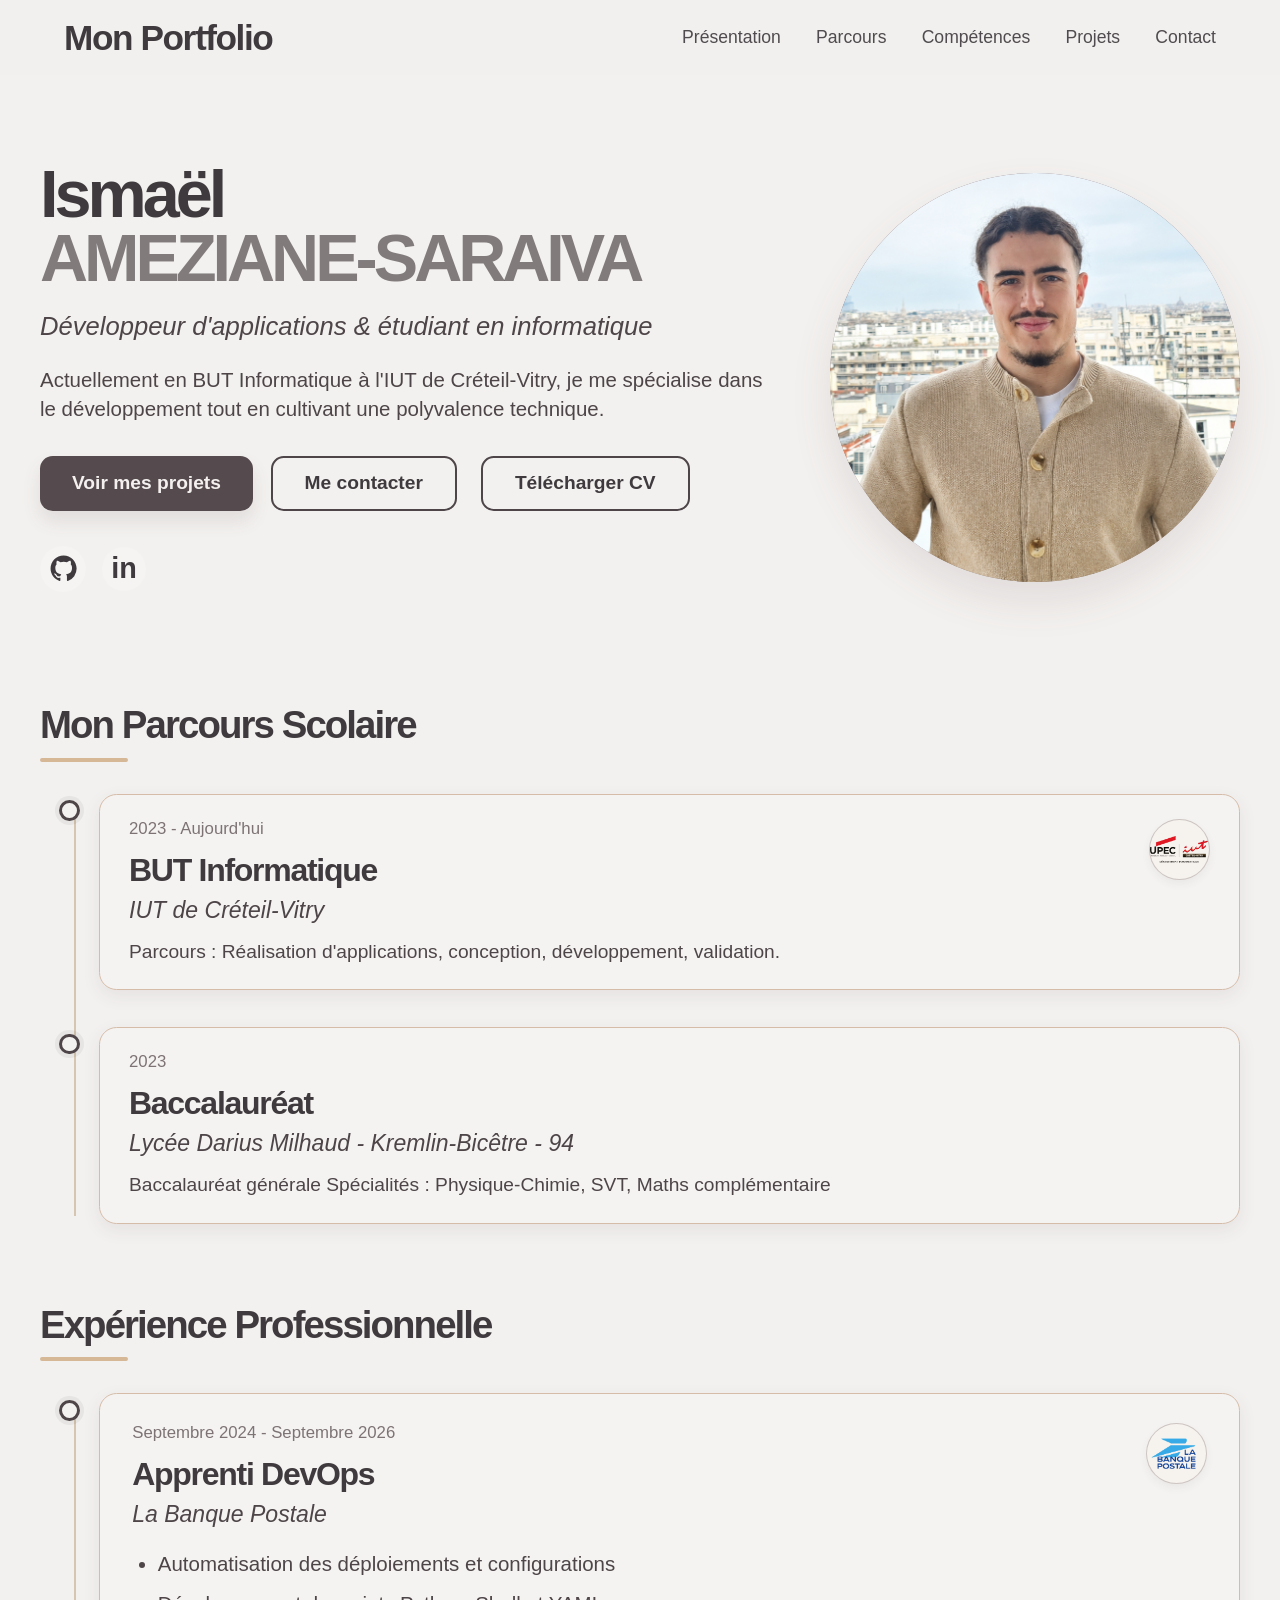
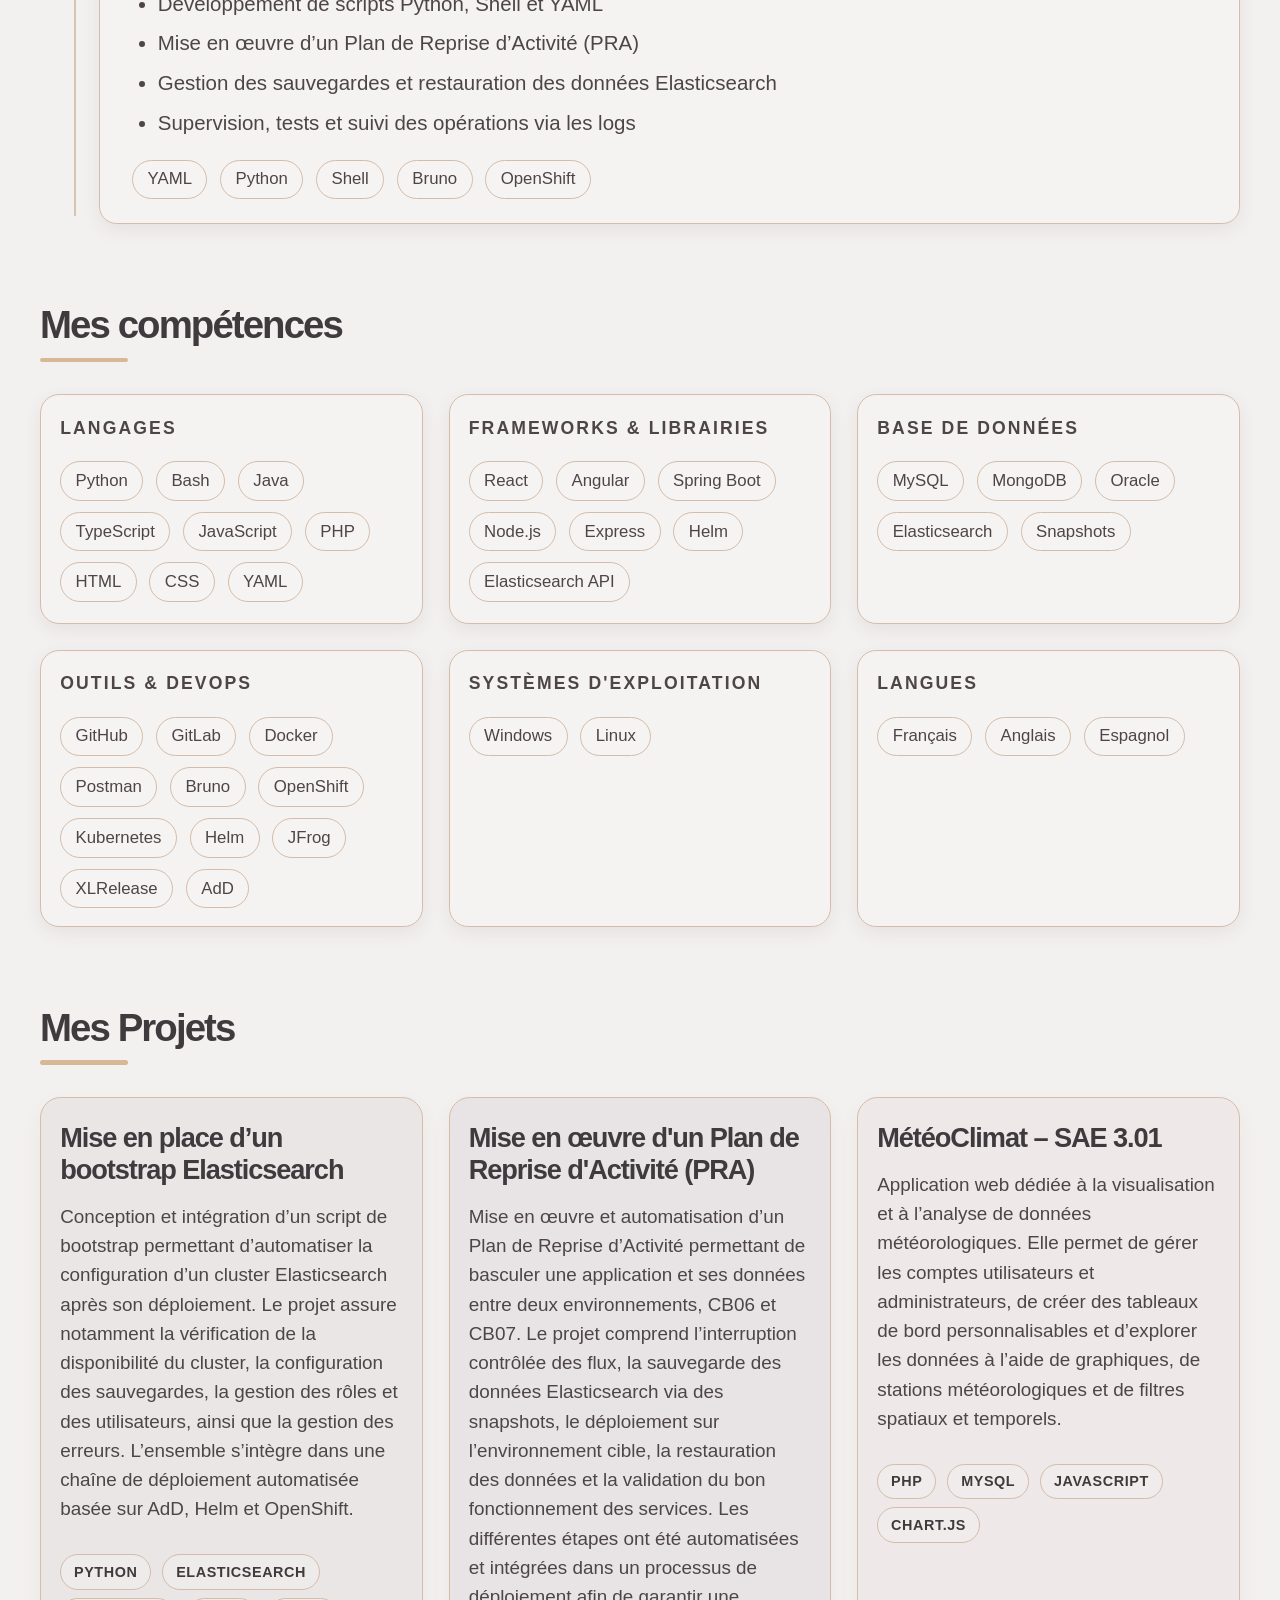
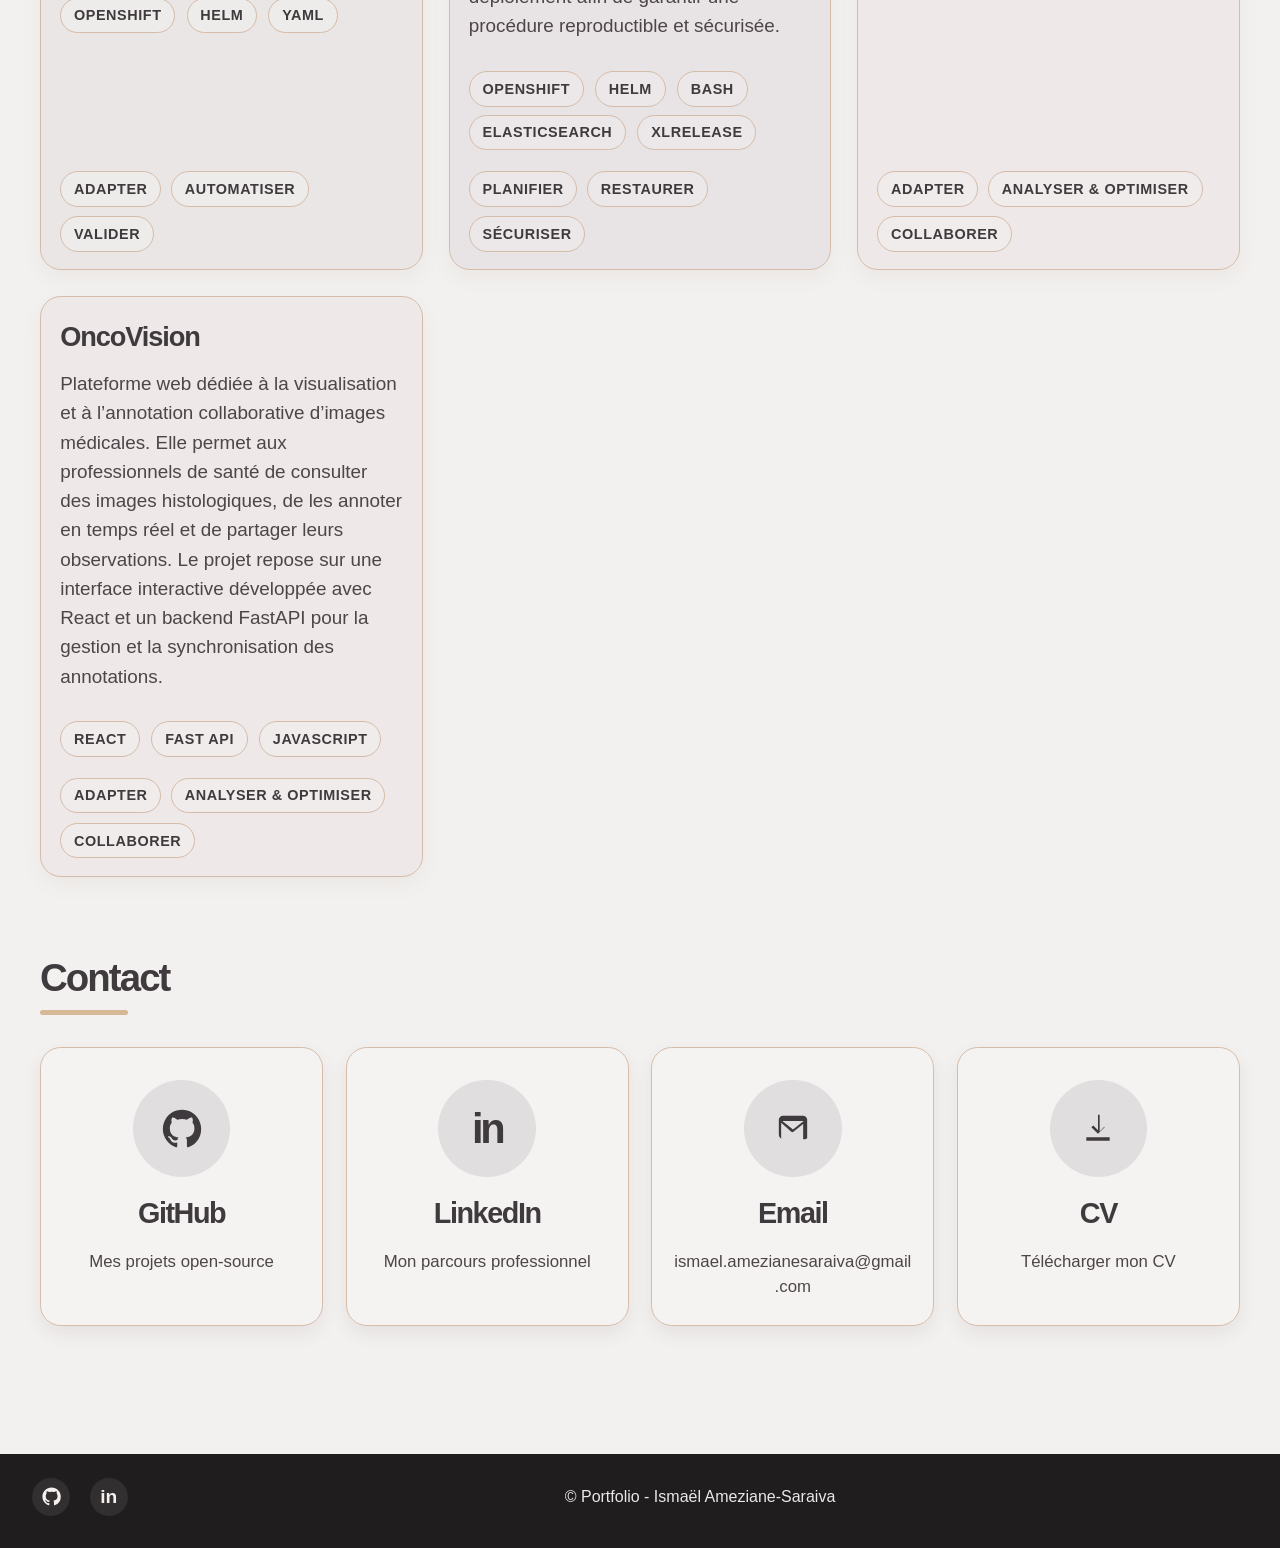
<file: index.html>
<!DOCTYPE html>
<html lang="fr">
	<head>
		<meta charset="UTF-8">
        <meta name="viewport" content="width=device-width, initial-scale=1.0">
        <title>Portfolio - Ismaël Ameziane-Saraiva</title>
        <link rel="stylesheet" type="text/css" href="css/style.css">
    </head>

    <body>
        <header class="topbar">
            <div class="logo">Mon Portfolio</div>

            <nav>
                <a href="#presentation">Présentation</a>
                <a href="#parcours">Parcours</a>
                <a href="#competences">Compétences</a>
                <a href="#projets">Projets</a>
                <a href="#contact">Contact</a>
            </nav>
        </header>

        <main class="page-shell">
            <section id="presentation" class="hero-section">
                <div class="hero-copy">
                    <h1>Ismaël <span>AMEZIANE-SARAIVA</span></h1>
                    <p class="subtitle">Développeur d'applications &amp; étudiant en informatique</p>
                    <p class="intro">
                        Actuellement en BUT Informatique à l'IUT de Créteil-Vitry, je me spécialise dans le développement tout en cultivant une polyvalence technique.
                    </p>

                    <div class="cta-row">
                        <a href="#projets" class="btn btn-primary">Voir mes projets</a>
                        <a href="#contact" class="btn btn-secondary">Me contacter</a>
                        <a href="assets/Ameziane-Saraiva_CV.pdf" class="btn btn-secondary" download> Télécharger CV </a>
                    </div>

                    <div class="social-row">
                        <a href="https://github.com/Ismael-Ameziane" target="_blank" aria-label="GitHub" class="social-link github-link">
                            <svg viewBox="0 0 24 24" aria-hidden="true" focusable="false">
                                <path d="M12 .5C5.65.5.5 5.65.5 12c0 5.09 3.29 9.4 7.86 10.92.58.11.79-.25.79-.56v-2.2c-3.2.7-3.87-1.36-3.87-1.36-.52-1.33-1.28-1.68-1.28-1.68-1.05-.72.08-.7.08-.7 1.16.08 1.77 1.2 1.77 1.2 1.03 1.77 2.7 1.26 3.36.96.1-.75.4-1.26.73-1.55-2.55-.29-5.24-1.28-5.24-5.7 0-1.26.45-2.29 1.19-3.09-.12-.29-.52-1.46.11-3.04 0 0 .97-.31 3.18 1.18a11.08 11.08 0 0 1 5.8 0c2.2-1.49 3.17-1.18 3.17-1.18.64 1.58.24 2.75.12 3.04.75.8 1.18 1.83 1.18 3.09 0 4.43-2.7 5.4-5.27 5.69.41.36.78 1.07.78 2.16v3.2c0 .31.21.67.8.56A11.5 11.5 0 0 0 23.5 12C23.5 5.65 18.35.5 12 .5Z" fill="currentColor"/>
                            </svg>
                        </a>
                        <a href="https://linkedin.com/in/ismaël-ameziane-saraiva-37625a2b8" target="_blank" aria-label="LinkedIn" class="social-link">
                            <span class="linkedin-text">in</span>
                        </a>
                    </div>
                </div>

                <div class="hero-visual" aria-label="Photo de profil">
                    <div class="avatar-circle">
                        <img src="assets/isma_photo-pro.png" alt="Ismaël Ameziane-Saraiva" />
                    </div>
                </div>
            </section>

            <section id="parcours" class="section parcours-section">
                <div class="section-header">
                    <h2>Mon Parcours Scolaire</h2>
                    <span class="title-line"></span>
                </div>

                <div class="timeline">
                    <div class="timeline-item">
                        <div class="timeline-marker"></div>
                        <div class="timeline-card">
                            <div class="timeline-header-row">
                                <div>
                                    <div class="timeline-date">2023 - Aujourd'hui</div>
                                    <h3>BUT Informatique</h3>
                                    <p class="school">IUT de Créteil-Vitry</p>
                                </div>
                                <div class="company-logo" aria-label="Université Paris-Est Créteil">
                                    <img src="assets/logo_upec.png" alt="Logo UPEC" />
                                </div>
                            </div>
                            <p class="detail">Parcours : Réalisation d'applications, conception, développement, validation.</p>
                        </div>
                    </div>

                    <div class="timeline-item">
                        <div class="timeline-marker"></div>
                        <div class="timeline-card">
                            <div class="timeline-date">2023</div>
                            <h3>Baccalauréat</h3>
                            <p class="school">Lycée Darius Milhaud - Kremlin-Bicêtre - 94</p>
                            <p class="detail"> Baccalauréat générale Spécialités : Physique-Chimie, SVT, Maths complémentaire</p>
                        </div>
                    </div>
                </div>
            </section>

            <section class="section experience-section">
                <div class="section-header">
                    <h2>Expérience Professionnelle</h2>
                    <span class="title-line"></span>
                </div>

                <div class="timeline experience-timeline">
                    <div class="timeline-item">
                        <div class="timeline-marker"></div>
                        <div class="timeline-card experience-card">
                            <div class="timeline-header-row">
                                <div>
                                    <div class="timeline-date">Septembre 2024 - Septembre 2026</div>
                                    <h3>Apprenti DevOps</h3>
                                </div>
                                <div class="company-logo" aria-label="La Banque Postale">
                                    <img src="assets/logo_lbp.png" alt="Logo La Banque Postale" />
                                </div>
                            </div>
                            <p class="school">La Banque Postale</p>

                            <ul class="experience-list">
                                <li>Automatisation des déploiements et configurations</li>
                                <li>Développement de scripts Python, Shell et YAML</li>
                                <li>Mise en œuvre d’un Plan de Reprise d’Activité (PRA)</li>
                                <li>Gestion des sauvegardes et restauration des données Elasticsearch</li>
                                <li>Supervision, tests et suivi des opérations via les logs</li>
                            </ul>

                            <div class="experience-badges">
                                <span class="chip mini-chip">YAML</span>
                                <span class="chip mini-chip">Python</span>
                                <span class="chip mini-chip">Shell</span>
                                <span class="chip mini-chip">Bruno</span>
                                <span class="chip mini-chip">OpenShift</span>
                            </div>
                        </div>
                    </div>
                </div>
            </section>

            <section id="competences" class="section competence-section">
                <div class="section-header">
                    <h2>Mes compétences</h2>
                    <span class="title-line"></span>
                </div>

                <div class="skills-grid">
                    <article class="skill-card">
                        <h3>LANGAGES</h3>
                        <div class="chips">
                            <span class="chip">Python</span>
                            <span class="chip">Bash</span>
                            <span class="chip">Java</span>
                            <span class="chip">TypeScript</span>
                            <span class="chip">JavaScript</span>
                            <span class="chip">PHP</span>
                            <span class="chip">HTML</span>
                            <span class="chip">CSS</span>
                            <span class="chip">YAML</span>
                        </div>
                    </article>

                    <article class="skill-card">
                        <h3>FRAMEWORKS &amp; LIBRAIRIES</h3>
                        <div class="chips">
                            <span class="chip">React</span>
                            <span class="chip">Angular</span>
                            <span class="chip">Spring Boot</span>
                            <span class="chip">Node.js</span>
                            <span class="chip">Express</span>
                            <span class="chip">Helm</span>
                            <span class="chip">Elasticsearch API</span>
                        </div>
                    </article>

                    <article class="skill-card">
                        <h3>BASE DE DONNÉES</h3>
                        <div class="chips">
                            <span class="chip">MySQL</span>
                            <span class="chip">MongoDB</span>
                            <span class="chip">Oracle</span>
                            <span class="chip">Elasticsearch</span>
                            <span class="chip">Snapshots</span>
                        </div>
                    </article>

                    <article class="skill-card">
                        <h3>OUTILS &amp; DEVOPS</h3>
                        <div class="chips">
                            <span class="chip">GitHub</span>
                            <span class="chip">GitLab</span>
                            <span class="chip">Docker</span>
                            <span class="chip">Postman</span>
                            <span class="chip">Bruno</span>
                            <span class="chip">OpenShift</span>
                            <span class="chip">Kubernetes</span>
                            <span class="chip">Helm</span>
                            <span class="chip">JFrog</span>
                            <span class="chip">XLRelease</span>
                            <span class="chip">AdD</span>
                        </div>
                    </article>

                    <article class="skill-card">
                        <h3>SYSTÈMES D'EXPLOITATION</h3>
                        <div class="chips">
                            <span class="chip">Windows</span>
                            <span class="chip">Linux</span>
                        </div>
                    </article>

                    <article class="skill-card">
                        <h3>LANGUES</h3>
                        <div class="chips">
                            <span class="chip">Français</span>
                            <span class="chip">Anglais</span>
                            <span class="chip">Espagnol</span>
                        </div>
                    </article>
                </div>
            </section>

            <section id="projets" class="section project-section">
                <div class="section-header">
                    <h2>Mes Projets</h2>
                    <span class="title-line"></span>
                </div>

                <div class="project-grid">
                    <article class="project-card card-lila">
                        <h3>Mise en place d’un bootstrap Elasticsearch</h3>
                        <p>Conception et intégration d’un script de bootstrap permettant d’automatiser la configuration d’un cluster Elasticsearch après son déploiement. Le projet assure notamment la vérification de la disponibilité du cluster, la configuration des sauvegardes, la gestion des rôles et des utilisateurs, ainsi que la gestion des erreurs. L’ensemble s’intègre dans une chaîne de déploiement automatisée basée sur AdD, Helm et OpenShift.</p>
                        <div class="project-tags">
                            <span>Python</span>
                            <span>Elasticsearch</span>
                            <span>OpenShift</span>
                            <span>Helm</span>
                            <span>YAML</span>
                        </div>
                        <div class="project-actions">
                            <span>ADAPTER</span>
                            <span>AUTOMATISER</span>
                            <span>VALIDER</span>
                        </div>
                    </article>

                    <article class="project-card card-mauve">
                        <h3>Mise en œuvre d'un Plan de Reprise d'Activité (PRA)</h3>
                        <p>Mise en œuvre et automatisation d’un Plan de Reprise d’Activité permettant de basculer une application et ses données entre deux environnements, CB06 et CB07. Le projet comprend l’interruption contrôlée des flux, la sauvegarde des données Elasticsearch via des snapshots, le déploiement sur l’environnement cible, la restauration des données et la validation du bon fonctionnement des services. Les différentes étapes ont été automatisées et intégrées dans un processus de déploiement afin de garantir une procédure reproductible et sécurisée.</p>
                        <div class="project-tags">
                            <span>OpenShift</span>
                            <span>Helm</span>
                            <span>Bash</span>
                            <span>Elasticsearch</span>
                            <span>XLRelease</span>
                        </div>
                        <div class="project-actions">
                            <span>PLANIFIER</span>
                            <span>RESTAURER</span>
                            <span>SÉCURISER</span>
                        </div>
                    </article>

                    <article class="project-card card-rose">
                        <h3>MétéoClimat – SAE 3.01</h3>
                        <p>Application web dédiée à la visualisation et à l’analyse de données météorologiques. Elle permet de gérer les comptes utilisateurs et administrateurs, de créer des tableaux de bord personnalisables et d’explorer les données à l’aide de graphiques, de stations météorologiques et de filtres spatiaux et temporels.</p>
                        <div class="project-tags">
                            <span>PHP</span>
                            <span>MySQL</span>
                            <span>JavaScript</span>
                            <span>Chart.js</span>
                        </div>
                        <div class="project-actions">
                            <span>ADAPTER</span>
                            <span>ANALYSER & OPTIMISER</span>
                            <span>COLLABORER</span>
                        </div>
                    </article>
                    
                    <article class="project-card card-rose">
                        <h3>OncoVision</h3>
                        <p>Plateforme web dédiée à la visualisation et à l’annotation collaborative d’images médicales. 
                            Elle permet aux professionnels de santé de consulter des images histologiques, de les annoter en temps réel et de partager leurs observations. 
                            Le projet repose sur une interface interactive développée avec React et un backend FastAPI pour la gestion et la synchronisation des annotations.</p>
                        <div class="project-tags">
                            <span>React</span>
                            <span>Fast API</span>
                            <span>JavaScript</span>
                        </div>
                        <div class="project-actions">
                            <span>ADAPTER</span>
                            <span>ANALYSER & OPTIMISER</span>
                            <span>COLLABORER</span>
                        </div>
                    </article>
                </div>
            </section>

            <section id="contact" class="section contact-section">
                <div class="section-header">
                    <h2>Contact</h2>
                    <span class="title-line"></span>
                </div>

                <div class="contact-card-box">
                    <a class="contact-card" href="https://github.com/Ismael-Ameziane" target="_blank" rel="noreferrer">
                        <div class="contact-icon contact-icon-github" aria-hidden="true">
                            <svg viewBox="0 0 24 24" focusable="false">
                                <path d="M12 .5C5.65.5.5 5.65.5 12c0 5.09 3.29 9.4 7.86 10.92.58.11.79-.25.79-.56v-2.2c-3.2.7-3.87-1.36-3.87-1.36-.52-1.33-1.28-1.68-1.28-1.68-1.05-.72.08-.7.08-.7 1.16.08 1.77 1.2 1.77 1.2 1.03 1.77 2.7 1.26 3.36.96.1-.75.4-1.26.73-1.55-2.55-.29-5.24-1.28-5.24-5.7 0-1.26.45-2.29 1.19-3.09-.12-.29-.52-1.46.11-3.04 0 0 .97-.31 3.18 1.18a11.08 11.08 0 0 1 5.8 0c2.2-1.49 3.17-1.18 3.17-1.18.64 1.58.24 2.75.12 3.04.75.8 1.18 1.83 1.18 3.09 0 4.43-2.7 5.4-5.27 5.69.41.36.78 1.07.78 2.16v3.2c0 .31.21.67.8.56A11.5 11.5 0 0 0 23.5 12C23.5 5.65 18.35.5 12 .5Z" fill="currentColor"/>
                            </svg>
                        </div>
                        <h3>GitHub</h3>
                        <p>Mes projets open-source</p>
                    </a>

                    <a class="contact-card" href="https://linkedin.com/in/ismaël-ameziane-saraiva-37625a2b8" target="_blank" rel="noreferrer">
                        <div class="contact-icon contact-icon-linkedin" aria-hidden="true">in</div>
                        <h3>LinkedIn</h3>
                        <p>Mon parcours professionnel</p>
                    </a>

                    <a class="contact-card" href="mailto:ismael.amezianesaraiva@gmail.com">
                        <div class="contact-icon contact-icon-mail" aria-hidden="true">
                            <svg viewBox="0 0 24 24" focusable="false">
                                <path d="M3.5 6.5A2.5 2.5 0 0 1 6 4h12a2.5 2.5 0 0 1 2.5 2.5v11A2.5 2.5 0 0 1 18 18H6a2.5 2.5 0 0 1-2.5-2.5v-11Zm2.1.7 6.4 5.1 6.4-5.1H5.6Zm13.4 1.1-6.76 5.39a1 1 0 0 1-1.28 0L4.9 8.3v9.2c0 .28.22.5.5.5h12.2a.5.5 0 0 0 .5-.5v-9.2Z" fill="currentColor"/>
                            </svg>
                        </div>
                        <h3>Email</h3>
                        <p>ismael.amezianesaraiva@gmail.com</p>
                    </a>

                    <a class="contact-card" href="assets/Ameziane-Saraiva_CV.pdf" target="_self" download>
                        <div class="contact-icon contact-icon-cv" aria-hidden="true">
                            <svg viewBox="0 0 24 24" focusable="false">
                                <path d="M12 3.5v9.2l-2.8-2.8L8 10.9l4 4 4-4-.2-.2-2.8 2.8V3.5h-1Zm-7 13.5h14v2H5v-2Z" fill="currentColor"/>
                            </svg>
                        </div>
                        <h3>CV</h3>
                        <p>Télécharger mon CV</p>
                    </a>
                </div>
            </section>
        </main>

        <footer class="site-footer">
            <div class="footer-left">
                <a href="https://github.com/Ismael-Ameziane" target="_blank" aria-label="GitHub" class="footer-icon">
                    <svg viewBox="0 0 24 24" aria-hidden="true" focusable="false">
                        <path d="M12 .5C5.65.5.5 5.65.5 12c0 5.09 3.29 9.4 7.86 10.92.58.11.79-.25.79-.56v-2.2c-3.2.7-3.87-1.36-3.87-1.36-.52-1.33-1.28-1.68-1.28-1.68-1.05-.72.08-.7.08-.7 1.16.08 1.77 1.2 1.77 1.2 1.03 1.77 2.7 1.26 3.36.96.1-.75.4-1.26.73-1.55-2.55-.29-5.24-1.28-5.24-5.7 0-1.26.45-2.29 1.19-3.09-.12-.29-.52-1.46.11-3.04 0 0 .97-.31 3.18 1.18a11.08 11.08 0 0 1 5.8 0c2.2-1.49 3.17-1.18 3.17-1.18.64 1.58.24 2.75.12 3.04.75.8 1.18 1.83 1.18 3.09 0 4.43-2.7 5.4-5.27 5.69.41.36.78 1.07.78 2.16v3.2c0 .31.21.67.8.56A11.5 11.5 0 0 0 23.5 12C23.5 5.65 18.35.5 12 .5Z" fill="currentColor"/>
                    </svg>
                </a>
                <a href="https://linkedin.com/in/ismaël-ameziane-saraiva-37625a2b8" target="_blank" aria-label="LinkedIn" class="footer-icon footer-linkedin">
                    in
                </a>
            </div>
            <div class="footer-center">© Portfolio - Ismaël Ameziane-Saraiva</div>
        </footer>
    </body>
</html>
</file>
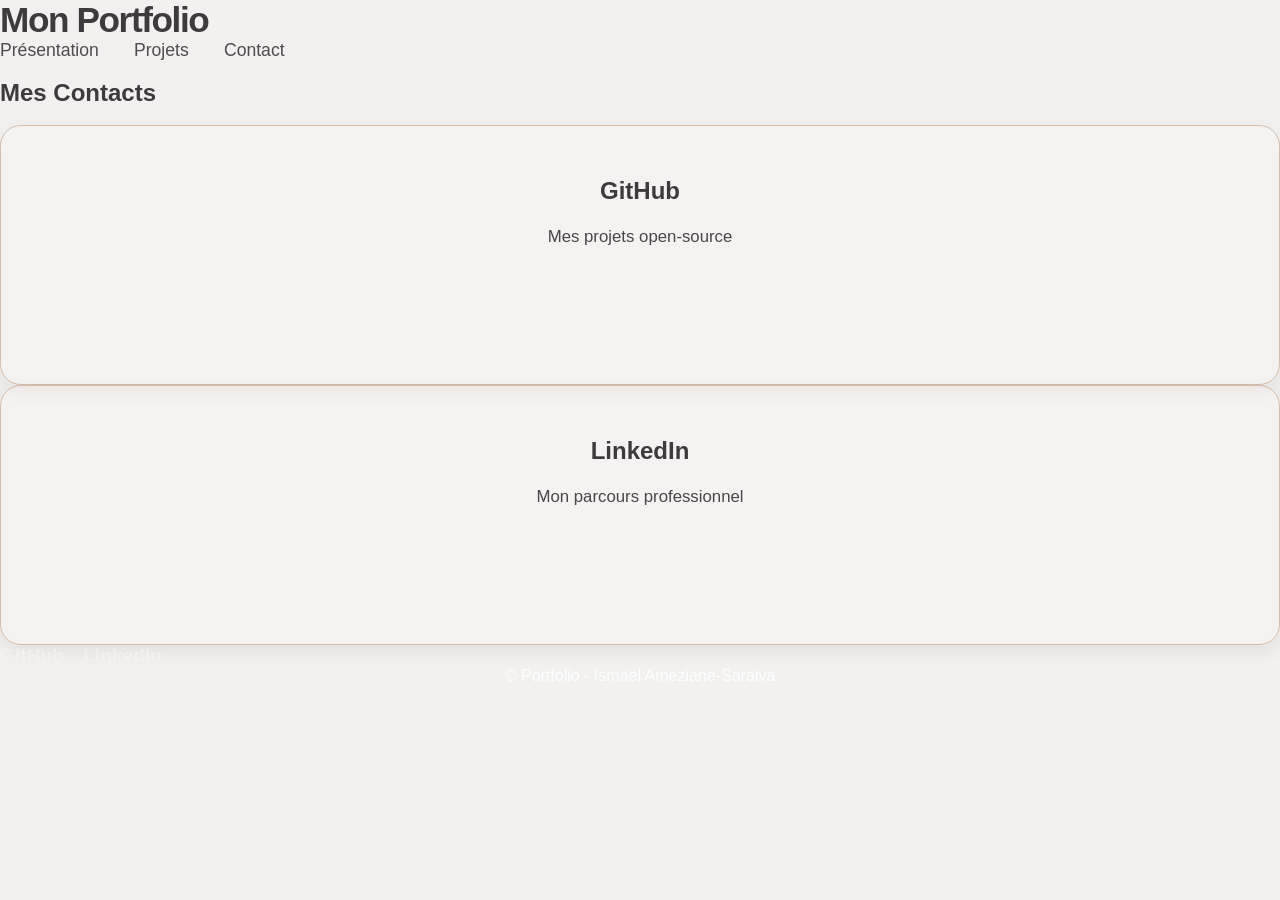
<file: contact.html>
<!DOCTYPE html>
<html lang="fr">
	<head>
		<meta charset="UTF-8">
        <meta name="viewport" content="width=device-width, initial-scale=1.0">
        <link rel="stylesheet" type="text/css" href="css/style.css">

    </head>

    <body>
        <header>
            <div class="logo">
                Mon Portfolio
            </div>

            <nav>
                <a href="index.html">Présentation</a>
                <a href="projets.html">Projets</a>
                <a href="contact.html">Contact</a>
            </nav>
         </header>
        <br> 
        <main>
            <section class="contacts">
                <h1>Mes Contacts</h1>
                <br>
                <div class="contact-grid">
                    <a href="https://github.com/Ismael-Ameziane" target="_blank" class="contact-card">
                        <div class="icon">
                            <i class="fa-brands fa-github"></i>
                        </div>
                        <h2>GitHub</h2>
                        <p>Mes projets open-source</p>
                    </a>

                    <a href="https://linkedin.com/in/ismaël-ameziane-saraiva-37625a2b8" target="_blank" class="contact-card">
                        <div class="icon">
                            <i class="fa-brands fa-linkedin"></i>
                        </div>
                        <h2>LinkedIn</h2>
                        <p>Mon parcours professionnel</p>
                    </a>
                </div>
            </section>
        </main>


        <footer>

            <div class="footer-left">
                <a href="https://github.com/Ismael-Ameziane" target="_blank">
                    GitHub
                </a>
                <a href="https://linkedin.com/in/ismaël-ameziane-saraiva-37625a2b8" target="_blank">
                    LinkedIn
                </a>
            </div>

            <div class="footer-center">
                © Portfolio - Ismaël Ameziane-Saraiva
            </div>

        </footer>

    </body>
</html>
</file>
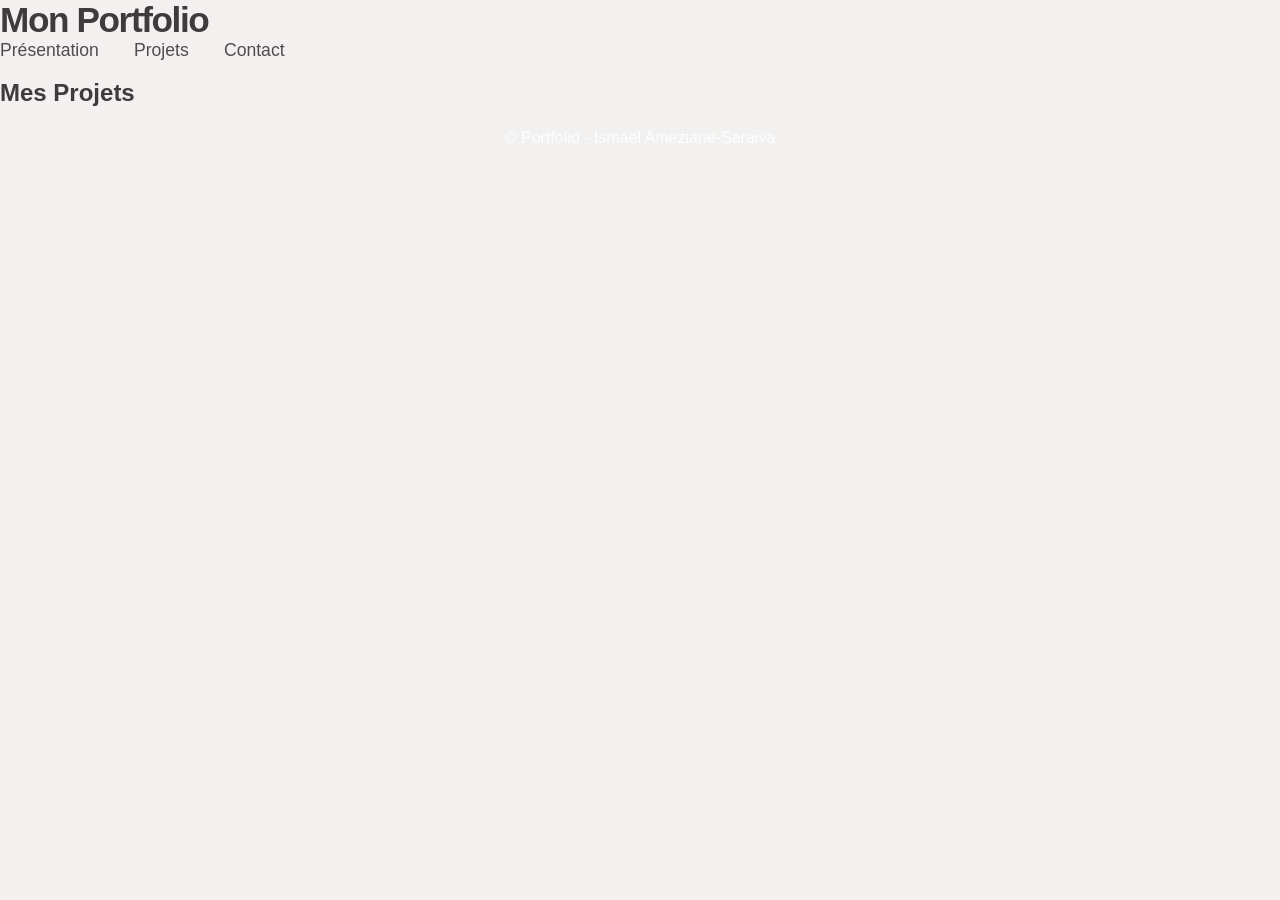
<file: projets.html>
<!DOCTYPE html>
<html lang="fr">
	<head>
		<meta charset="UTF-8">
        <meta name="viewport" content="width=device-width, initial-scale=1.0">
        <link rel="stylesheet" type="text/css" href="css/style.css">
    </head>

    <body>
        <header>
            <div class="logo">
                Mon Portfolio
            </div>

            <nav>
                <a href="index.html">Présentation</a>
                <a href="projets.html">Projets</a>
                <a href="contact.html">Contact</a>
            </nav>
         </header>
        <br> 
        <main>
            <section class="projects">
                <h1>Mes Projets</h1>
                <div class="projects-grid">

                    <!-- Cartes projets à ajouter plus tard -->

                </div>
            </section>
        </main>


        <footer>
            <div class="footer-left">
                <a href="https://github.com/Ismael-Ameziane" target="_blank">
                    GitHub
                </a>

                <a href="https://linkedin.com/in/ismaël-ameziane-saraiva-37625a2b8" target="_blank">
                    LinkedIn
                </a>
            </div>

            <div class="footer-center">
                © Portfolio - Ismaël Ameziane-Saraiva
            </div>
        </footer>
    </body>
</html>
</file>
<file: css/style.css>
* {
    margin: 0;
    padding: 0;
    box-sizing: border-box;
}

:root {
    --bg: #f3f1ef;
    --panel: #f7f3f1;
    --panel-soft: #f0eceb;
    --card-line: #d5bca8;
    --text: #3f3a3d;
    --muted: #7d7375;
    --accent: #d6b796;
    --accent-strong: #b98f67;
    --dark: #4d4548;
    --button: #554a4d;
    --button-hover: #433a3d;
    --shadow: rgba(70, 56, 60, 0.08);
    --timeline: #d6c5b0;
}

html {
    scroll-behavior: smooth;
}

body {
    background: var(--bg);
    color: var(--text);
    font-family: "Segoe UI", Tahoma, Geneva, Verdana, sans-serif;
}

img {
    max-width: 100%;
    display: block;
}

button, a {
    font: inherit;
}

.topbar {
    display: flex;
    justify-content: space-between;
    align-items: center;
    padding: 1.1rem 4rem;
    background: rgba(243, 241, 239, 0.8);
}

.logo {
    font-size: 2.2rem;
    font-weight: 700;
    letter-spacing: -0.04em;
    color: var(--text);
}

nav {
    display: flex;
    gap: 2.2rem;
    align-items: center;
}

nav a {
    text-decoration: none;
    color: var(--text);
    font-size: 1.1rem;
    font-weight: 500;
    opacity: 0.9;
}

.page-shell {
    width: min(1280px, calc(100% - 5rem));
    margin: 0 auto;
    padding: 1.5rem 0 3rem;
}

.hero-section {
    display: flex;
    align-items: center;
    justify-content: space-between;
    gap: 2rem;
    padding: 4rem 0 2rem;
}

.hero-copy {
    flex: 1;
    padding-right: 2rem;
}

.hero-copy h1 {
    font-size: clamp(3.2rem, 5.2vw, 7rem);
    line-height: 0.96;
    margin-bottom: 1.3rem;
    letter-spacing: -0.06em;
    font-weight: 700;
    color: var(--text);
}

.hero-copy h1 span {
    display: block;
    color: rgba(80, 73, 76, 0.7);
    font-weight: 700;
}

.subtitle {
    font-size: clamp(1.5rem, 2vw, 2.1rem);
    font-weight: 400;
    font-style: italic;
    color: var(--dark);
    margin-bottom: 1.5rem;
}

.intro {
    max-width: 52rem;
    font-size: clamp(1.2rem, 1.6vw, 1.7rem);
    line-height: 1.45;
    color: var(--dark);
    margin-bottom: 2rem;
}

.cta-row {
    display: flex;
    flex-wrap: wrap;
    gap: 1.1rem;
    margin-bottom: 2.2rem;
}

.btn {
    display: inline-flex;
    align-items: center;
    justify-content: center;
    min-height: 3.4rem;
    padding: 0.8rem 2rem;
    border-radius: 0.8rem;
    text-decoration: none;
    font-size: 1.2rem;
    font-weight: 600;
    transition: all 0.2s ease;
}

.btn-primary {
    background: var(--button);
    color: #f3f0ef;
    box-shadow: 0 10px 18px rgba(93, 76, 82, 0.12);
}

.btn-primary:hover {
    background: var(--button-hover);
}

.btn-secondary {
    border: 2px solid var(--dark);
    color: var(--text);
    background: transparent;
}

.btn-secondary:hover {
    background: rgba(79, 71, 74, 0.04);
}

.cta-row .btn:nth-child(3) {
    margin-left: 0.4rem;
}

.social-row {
    display: flex;
    align-items: center;
    gap: 1rem;
    margin-top: 1rem;
}

.social-link {
    display: inline-flex;
    align-items: center;
    justify-content: center;
    width: 2.7rem;
    height: 2.7rem;
    border-radius: 50%;
    font-size: 1.7rem;
    font-weight: 700;
    text-decoration: none;
    color: var(--text);
    background: rgba(255, 255, 255, 0.18);
}

.github-link {
    width: 2.9rem;
    height: 2.9rem;
}

.github-link svg {
    width: 1.7rem;
    height: 1.7rem;
    display: block;
}

.linkedin-text {
    font-size: 1.8rem;
    line-height: 1;
    transform: translateY(-0.08rem);
}

.hero-visual {
    display: flex;
    justify-content: center;
    align-items: center;
    min-width: 330px;
}

.avatar-circle {
    width: min(32vw, 420px);
    aspect-ratio: 1;
    border-radius: 50%;
    background: linear-gradient(135deg, #6f5d67 0%, #a48f8b 100%);
    display: flex;
    align-items: center;
    justify-content: center;
    overflow: hidden;
    box-shadow: 0 20px 40px rgba(100, 75, 80, 0.12);
}

.avatar-circle img {
    width: 100%;
    height: 100%;
    object-fit: cover;
    object-position: center;
    display: block;
}

.section {
    margin-top: 4rem;
    padding-top: 1rem;
}

.section-header {
    margin-bottom: 2rem;
}

.section-header h2 {
    font-size: clamp(2.2rem, 3vw, 4rem);
    font-weight: 700;
    color: var(--text);
    line-height: 1.1;
    letter-spacing: -0.05em;
    margin-bottom: 0.7rem;
}

.title-line {
    display: block;
    width: 5.5rem;
    height: 0.28rem;
    background: var(--accent);
    border-radius: 999px;
}

.timeline {
    position: relative;
    margin-left: 1.5rem;
    padding-left: 2.2rem;
}

.timeline::before {
    content: "";
    position: absolute;
    left: 0.6rem;
    top: 0.5rem;
    bottom: 0.5rem;
    width: 2px;
    background: var(--timeline);
}

.timeline-item {
    position: relative;
    padding-bottom: 2.3rem;
}

.timeline-item:last-child {
    padding-bottom: 0;
}

.timeline-marker {
    position: absolute;
    left: -2.5rem;
    top: 0.4rem;
    width: 1.3rem;
    height: 1.3rem;
    border-radius: 50%;
    background: var(--bg);
    border: 3px solid var(--dark);
    box-shadow: 0 0 0 4px rgba(95, 86, 90, 0.08);
}

.timeline-card {
    background: rgba(255, 255, 255, 0.16);
    border: 1px solid var(--card-line);
    border-radius: 1.1rem;
    padding: 1.5rem 1.8rem 1.4rem;
    max-width: 100%;
    box-shadow: 0 6px 18px var(--shadow);
}

.timeline-date {
    font-size: 1.05rem;
    color: var(--muted);
    margin-bottom: 0.8rem;
}

.timeline-card h3 {
    font-size: clamp(1.7rem, 2.5vw, 2.7rem);
    font-weight: 700;
    letter-spacing: -0.04em;
    margin-bottom: 0.5rem;
    color: var(--text);
}

.school {
    font-size: clamp(1.2rem, 1.8vw, 1.8rem);
    font-style: italic;
    color: var(--dark);
    margin-bottom: 0.9rem;
}

.detail {
    font-size: clamp(1.1rem, 1.5vw, 1.5rem);
    line-height: 1.5;
    color: var(--dark);
}

.experience-card {
    padding: 1.8rem 2rem 1.5rem;
}

.timeline-header-row {
    display: flex;
    align-items: flex-start;
    justify-content: space-between;
    gap: 1rem;
}

.company-logo {
    width: 3.8rem;
    height: 3.8rem;
    border-radius: 50%;
    background: #f6f2ee;
    border: 1px solid rgba(111, 94, 89, 0.3);
    display: flex;
    align-items: center;
    justify-content: center;
    overflow: hidden;
    flex-shrink: 0;
    box-shadow: 0 4px 8px rgba(75, 64, 68, 0.06);
}

.company-logo img {
    width: 100%;
    height: 100%;
    object-fit: contain;
    display: block;
}

.experience-list {
    list-style: disc;
    padding-left: 1.6rem;
    margin: 1.2rem 0 1.2rem;
    color: var(--dark);
    font-size: clamp(1.12rem, 1.6vw, 1.45rem);
    line-height: 1.7;
}

.experience-list li {
    margin-bottom: 0.3rem;
}

.experience-badges {
    display: flex;
    gap: 0.8rem;
    flex-wrap: wrap;
    margin-top: 0.7rem;
}

.mini-chip {
    padding: 0.5rem 0.9rem;
    border-radius: 999px;
    border: 1px solid var(--card-line);
    background: rgba(255, 255, 255, 0.08);
    font-size: 1rem;
}

.skills-grid {
    display: grid;
    grid-template-columns: repeat(3, minmax(240px, 1fr));
    gap: 1.6rem;
}

.skill-card {
    background: rgba(255, 255, 255, 0.12);
    border: 1px solid var(--card-line);
    border-radius: 1.2rem;
    padding: 1.4rem 1.2rem 1.1rem;
    min-height: 230px;
    box-shadow: 0 6px 18px var(--shadow);
}

.skill-card h3 {
    color: var(--dark);
    font-size: 1.1rem;
    letter-spacing: 0.12em;
    font-weight: 700;
    margin-bottom: 1.4rem;
    text-transform: uppercase;
}

.chips {
    display: flex;
    flex-wrap: wrap;
    gap: 0.7rem 0.8rem;
}

.chip {
    display: inline-flex;
    align-items: center;
    justify-content: center;
    padding: 0.55rem 0.9rem;
    border-radius: 999px;
    border: 1.5px solid var(--card-line);
    background: rgba(255, 255, 255, 0.1);
    color: var(--dark);
    font-size: 1.05rem;
    font-weight: 500;
}

.project-grid {
    display: grid;
    grid-template-columns: repeat(3, minmax(220px, 1fr));
    gap: 1.6rem;
    margin-top: 1rem;
}

.project-card {
    min-height: 450px;
    border-radius: 1.3rem;
    border: 1px solid var(--card-line);
    padding: 1.5rem 1.2rem 1.1rem;
    display: flex;
    flex-direction: column;
    justify-content: space-between;
    box-shadow: 0 8px 20px rgba(96, 78, 84, 0.06);
}

.card-lila {
    background: rgba(175, 160, 177, 0.14);
}

.card-mauve {
    background: rgba(146, 126, 144, 0.12);
}

.card-rose {
    background: rgba(209, 180, 187, 0.15);
}

.project-card h3 {
    font-size: clamp(1.7rem, 2vw, 2.3rem);
    font-weight: 700;
    letter-spacing: -0.04em;
    color: var(--text);
    margin-bottom: 1rem;
}

.project-card p {
    font-size: 1.18rem;
    line-height: 1.55;
    color: var(--dark);
    margin-bottom: 1.1rem;
}

.project-tags {
    display: flex;
    flex-wrap: wrap;
    gap: 0.5rem 0.7rem;
    margin-top: 0.8rem;
    margin-bottom: 1.3rem;
}

.project-tags span,
.project-actions span {
    display: inline-flex;
    align-items: center;
    justify-content: center;
    padding: 0.55rem 0.8rem;
    border: 1px solid var(--card-line);
    border-radius: 999px;
    background: rgba(255, 255, 255, 0.18);
    color: var(--text);
    font-size: 0.9rem;
    font-weight: 600;
    letter-spacing: 0.04em;
    text-transform: uppercase;
}

.project-actions {
    display: flex;
    gap: 0.6rem;
    flex-wrap: wrap;
    margin-top: auto;
}

.contact-section {
    margin-bottom: 2rem;
}

.contact-card-box {
    display: grid;
    grid-template-columns: repeat(4, minmax(180px, 1fr));
    gap: 1.4rem;
}

.contact-card {
    display: flex;
    flex-direction: column;
    align-items: center;
    justify-content: flex-start;
    gap: 1.2rem;
    min-height: 260px;
    padding: 2rem 1.3rem 1.6rem;
    border-radius: 1.3rem;
    background: rgba(255, 255, 255, 0.16);
    border: 1px solid var(--card-line);
    box-shadow: 0 8px 18px rgba(70, 56, 60, 0.08);
    text-decoration: none;
    color: var(--text);
    transition: transform 0.2s ease, box-shadow 0.2s ease;
}

.contact-card:hover {
    transform: translateY(-2px);
    box-shadow: 0 12px 24px rgba(70, 56, 60, 0.12);
}

.contact-icon {
    width: 6.1rem;
    height: 6.1rem;
    border-radius: 50%;
    background: rgba(79, 71, 74, 0.12);
    display: flex;
    align-items: center;
    justify-content: center;
    color: var(--text);
    margin: 0 auto;
}

.contact-icon svg {
    width: 2.5rem;
    height: 2.5rem;
    display: block;
}

.contact-icon-linkedin {
    font-size: 2.6rem;
    font-weight: 700;
    line-height: 1;
    letter-spacing: -0.08em;
}

.contact-card h3 {
    font-size: clamp(1.8rem, 2.2vw, 2.5rem);
    font-weight: 700;
    letter-spacing: -0.05em;
    color: var(--text);
    text-align: center;
}

.contact-card p {
    font-size: 1.05rem;
    line-height: 1.5;
    text-align: center;
    color: var(--dark);
    width: 100%;
    max-width: 100%;
    word-break: break-word;
    margin: 0 auto;
}

.site-footer {
    display: flex;
    justify-content: space-between;
    align-items: center;
    padding: 1.5rem 2rem 2rem;
    margin-top: 3rem;
    background: #1f1d1d;
    color: #f5f0ed;
}

.footer-left {
    display: flex;
    align-items: center;
    gap: 1.2rem;
    min-width: 120px;
}

.footer-left a {
    color: #f5f0ed;
    text-decoration: none;
    font-size: 1.2rem;
    font-weight: 600;
}

.footer-icon {
    width: 2.4rem;
    height: 2.4rem;
    display: inline-flex;
    align-items: center;
    justify-content: center;
    border-radius: 50%;
    background: rgba(255, 255, 255, 0.08);
    color: #f5f0ed;
}

.footer-icon svg {
    width: 1.2rem;
    height: 1.2rem;
    display: block;
}

.footer-linkedin {
    width: 2.4rem;
    height: 2.4rem;
    font-size: 1.6rem;
    font-weight: 700;
    line-height: 1;
}

.footer-center {
    color: rgba(255, 255, 255, 0.9);
    font-size: 1rem;
    text-align: center;
    flex: 1;
}

@media (max-width: 1100px) {
    .hero-section {
        flex-direction: column;
        text-align: left;
    }

    .hero-visual {
        width: 100%;
    }

    .skills-grid,
    .project-grid {
        grid-template-columns: repeat(2, minmax(220px, 1fr));
    }
}

@media (max-width: 760px) {
    .topbar {
        padding: 1rem 1.4rem;
    }

    nav {
        gap: 0.8rem;
        flex-wrap: wrap;
        justify-content: flex-end;
    }

    .page-shell {
        width: min(100% - 1.5rem, 700px);
    }

    .hero-copy {
        padding-right: 0;
    }

    .subtitle,
    .intro {
        max-width: none;
    }

    .skills-grid,
    .project-grid {
        grid-template-columns: 1fr;
    }

    .site-footer {
        flex-direction: column;
        align-items: flex-start;
        gap: 0.8rem;
    }
}
</file>
